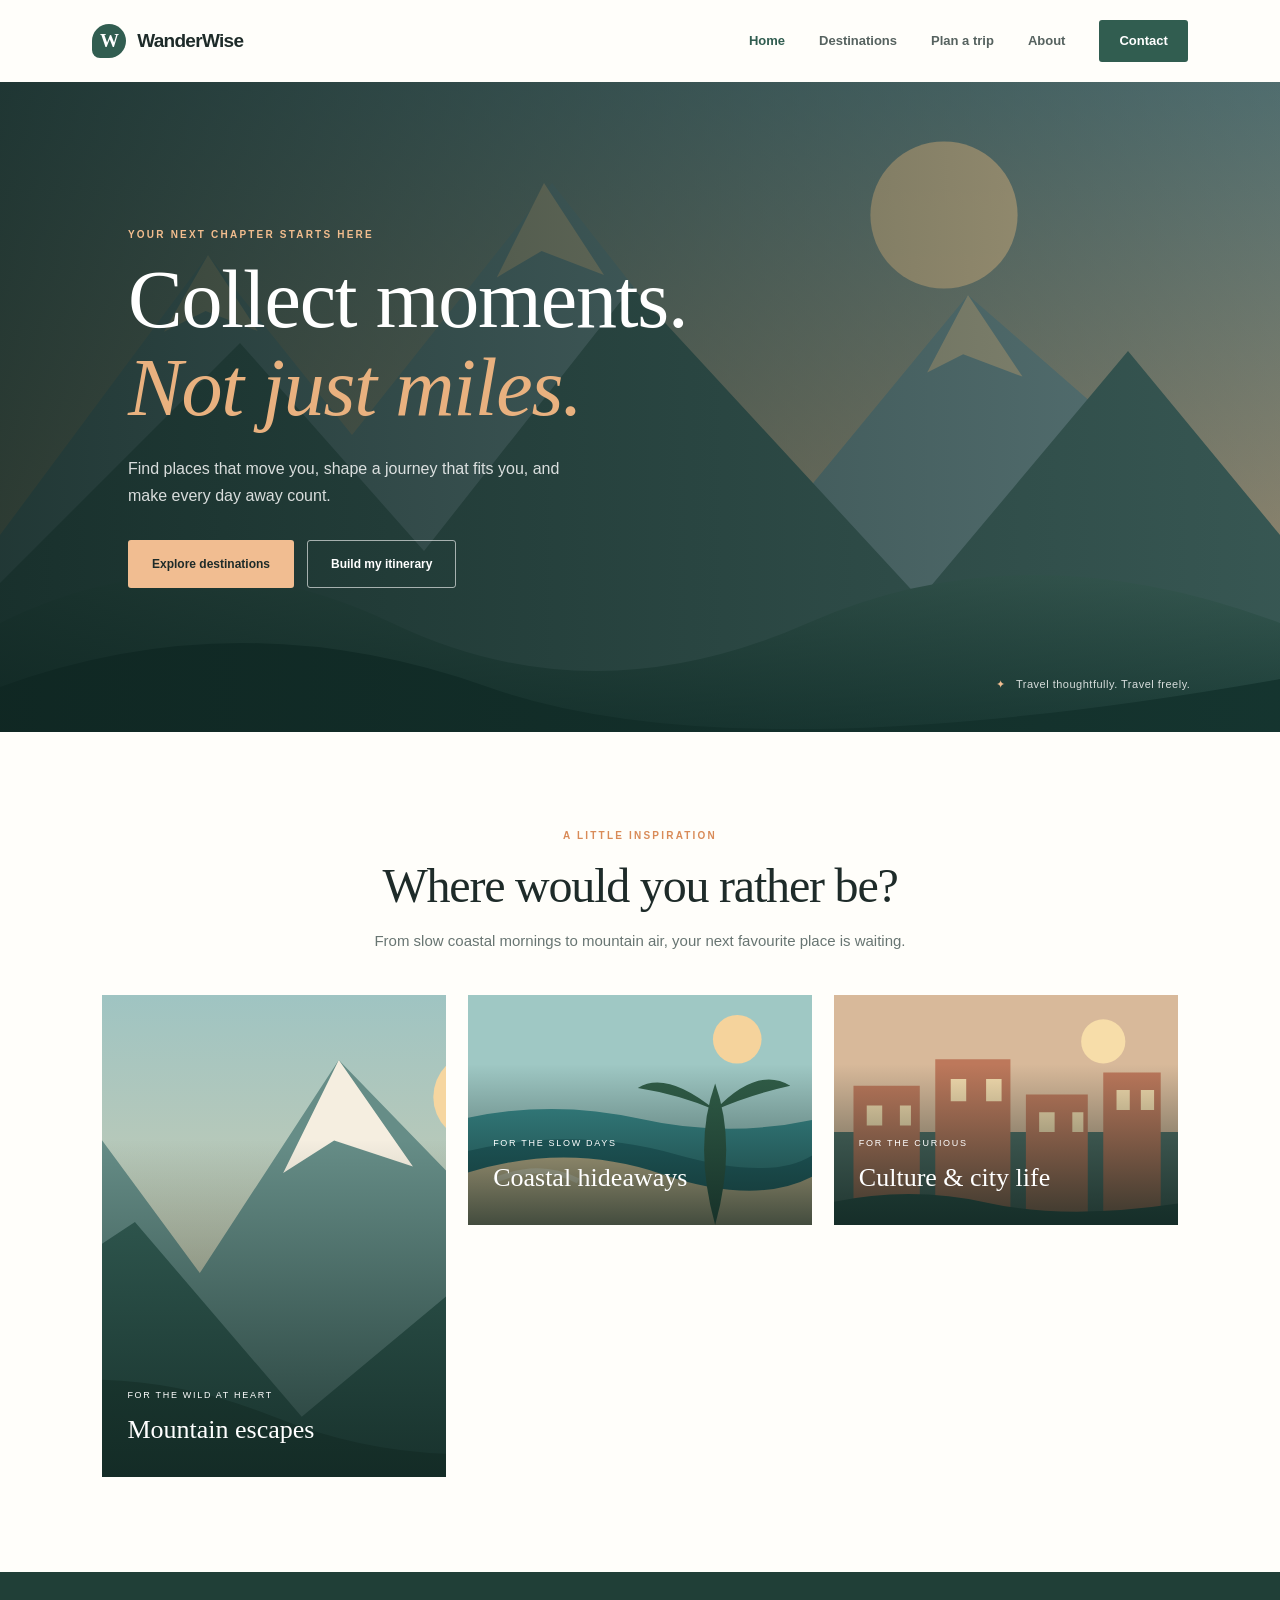
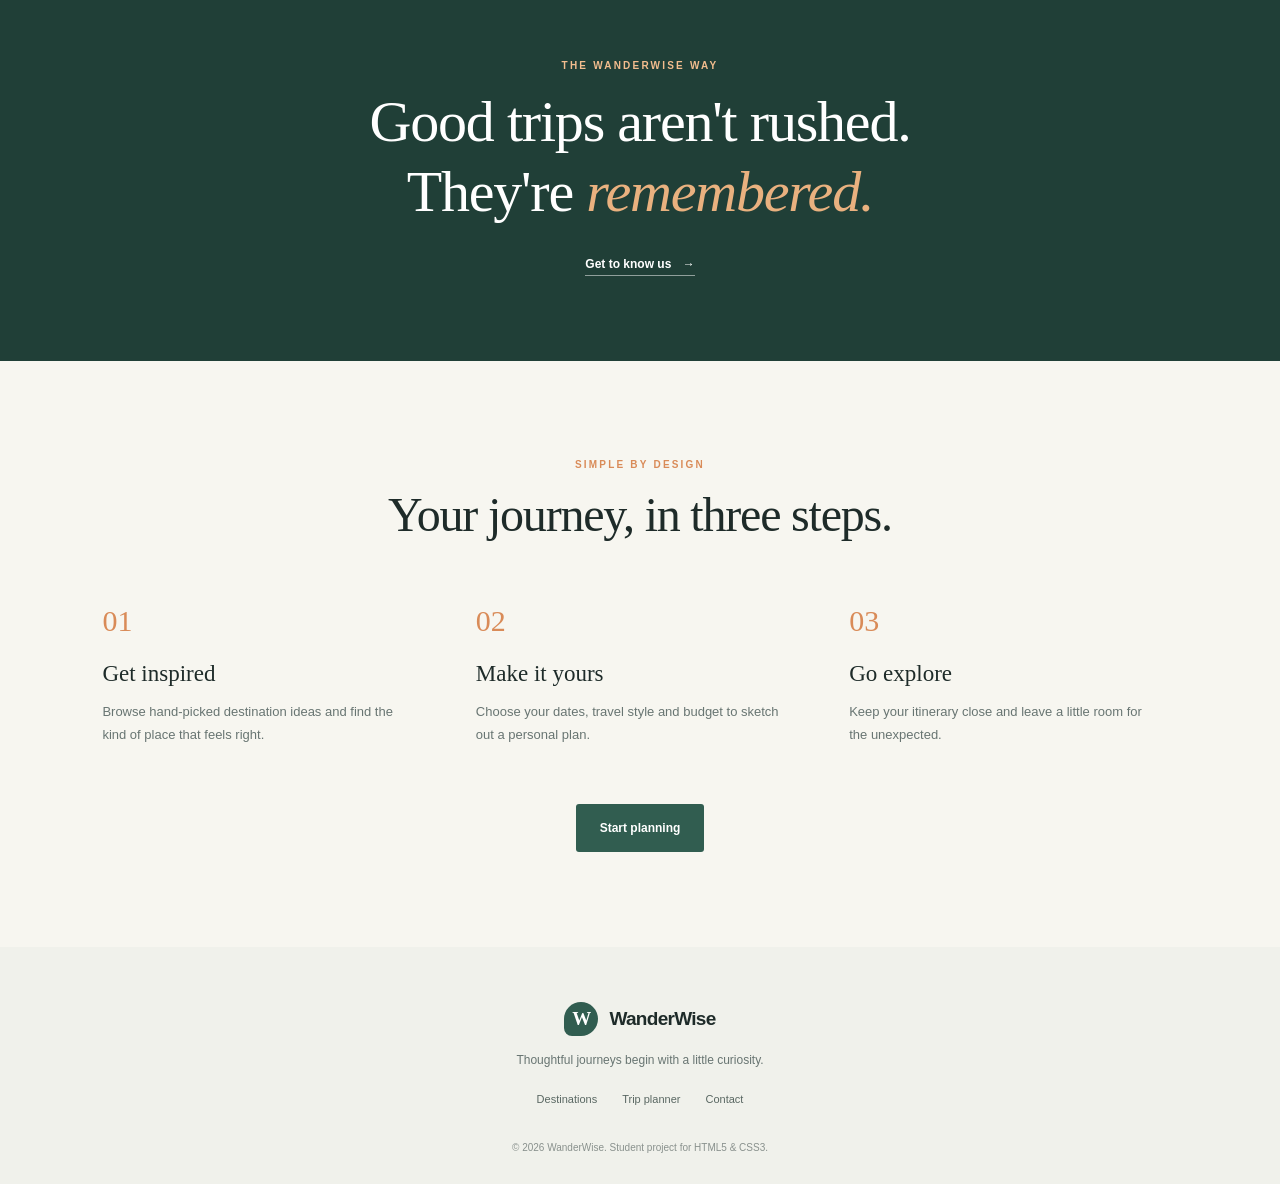
<file: index.html>
<!DOCTYPE html>
<html lang="en">
<head>
    <meta charset="UTF-8">
    <meta name="viewport" content="width=device-width, initial-scale=1.0">
    <meta name="description" content="WanderWise helps you discover destinations and plan memorable trips.">
    <title>WanderWise | Travel Planning Platform</title>
    <link rel="stylesheet" href="assets/css/style.css">
    <script src="assets/js/main.js" defer></script>
</head>
<body>
    <header class="site-header">
        <a class="brand" href="index.html"><span class="brand-mark">W</span> WanderWise</a>
        <button class="menu-toggle" aria-label="Open navigation" aria-expanded="false">☰</button>
        <nav class="main-nav">
            <a class="active" href="index.html">Home</a>
            <a href="destinations.html">Destinations</a>
            <a href="planner.html">Plan a trip</a>
            <a href="about.html">About</a>
            <a class="nav-cta" href="contact.html">Contact</a>
        </nav>
    </header>

    <main>
        <section class="hero">
            <div class="hero-content">
                <p class="eyebrow light">YOUR NEXT CHAPTER STARTS HERE</p>
                <h1>Collect moments.<br><em>Not just miles.</em></h1>
                <p class="hero-copy">Find places that move you, shape a journey that fits you, and make every day away count.</p>
                <div class="hero-actions">
                    <a class="button button-primary" href="destinations.html">Explore destinations</a>
                    <a class="button button-ghost" href="planner.html">Build my itinerary</a>
                </div>
            </div>
            <div class="hero-note"><span>✦</span> Travel thoughtfully. Travel freely.</div>
        </section>

        <section class="section intro-section">
            <div class="section-heading">
                <p class="eyebrow">A LITTLE INSPIRATION</p>
                <h2>Where would you rather be?</h2>
                <p>From slow coastal mornings to mountain air, your next favourite place is waiting.</p>
            </div>
            <div class="destination-grid featured-grid">
                <a class="destination-card large-card" href="destinations.html#mountains">
                    <img src="assets/images/mountains.svg" alt="Illustration of a mountain valley">
                    <span class="card-overlay"><small>FOR THE WILD AT HEART</small><strong>Mountain escapes</strong></span>
                </a>
                <a class="destination-card" href="destinations.html#coast">
                    <img src="assets/images/coast.svg" alt="Illustration of a tropical coast">
                    <span class="card-overlay"><small>FOR THE SLOW DAYS</small><strong>Coastal hideaways</strong></span>
                </a>
                <a class="destination-card" href="destinations.html#city">
                    <img src="assets/images/city.svg" alt="Illustration of a colourful city">
                    <span class="card-overlay"><small>FOR THE CURIOUS</small><strong>Culture & city life</strong></span>
                </a>
            </div>
        </section>

        <section class="quote-band">
            <p class="eyebrow light">THE WANDERWISE WAY</p>
            <h2>Good trips aren't rushed.<br>They're <em>remembered.</em></h2>
            <a class="text-link light-link" href="about.html">Get to know us <span>→</span></a>
        </section>

        <section class="section steps-section">
            <div class="section-heading">
                <p class="eyebrow">SIMPLE BY DESIGN</p>
                <h2>Your journey, in three steps.</h2>
            </div>
            <div class="steps-grid">
                <article class="step-card"><span class="step-number">01</span><h3>Get inspired</h3><p>Browse hand-picked destination ideas and find the kind of place that feels right.</p></article>
                <article class="step-card"><span class="step-number">02</span><h3>Make it yours</h3><p>Choose your dates, travel style and budget to sketch out a personal plan.</p></article>
                <article class="step-card"><span class="step-number">03</span><h3>Go explore</h3><p>Keep your itinerary close and leave a little room for the unexpected.</p></article>
            </div>
            <div class="center-action"><a class="button button-dark" href="planner.html">Start planning</a></div>
        </section>
    </main>

    <footer class="site-footer">
        <a class="brand footer-brand" href="index.html"><span class="brand-mark">W</span> WanderWise</a>
        <p>Thoughtful journeys begin with a little curiosity.</p>
        <div class="footer-links"><a href="destinations.html">Destinations</a><a href="planner.html">Trip planner</a><a href="contact.html">Contact</a></div>
        <small>© <span data-year></span> WanderWise. Student project for HTML5 & CSS3.</small>
    </footer>
</body>
</html>
</file>
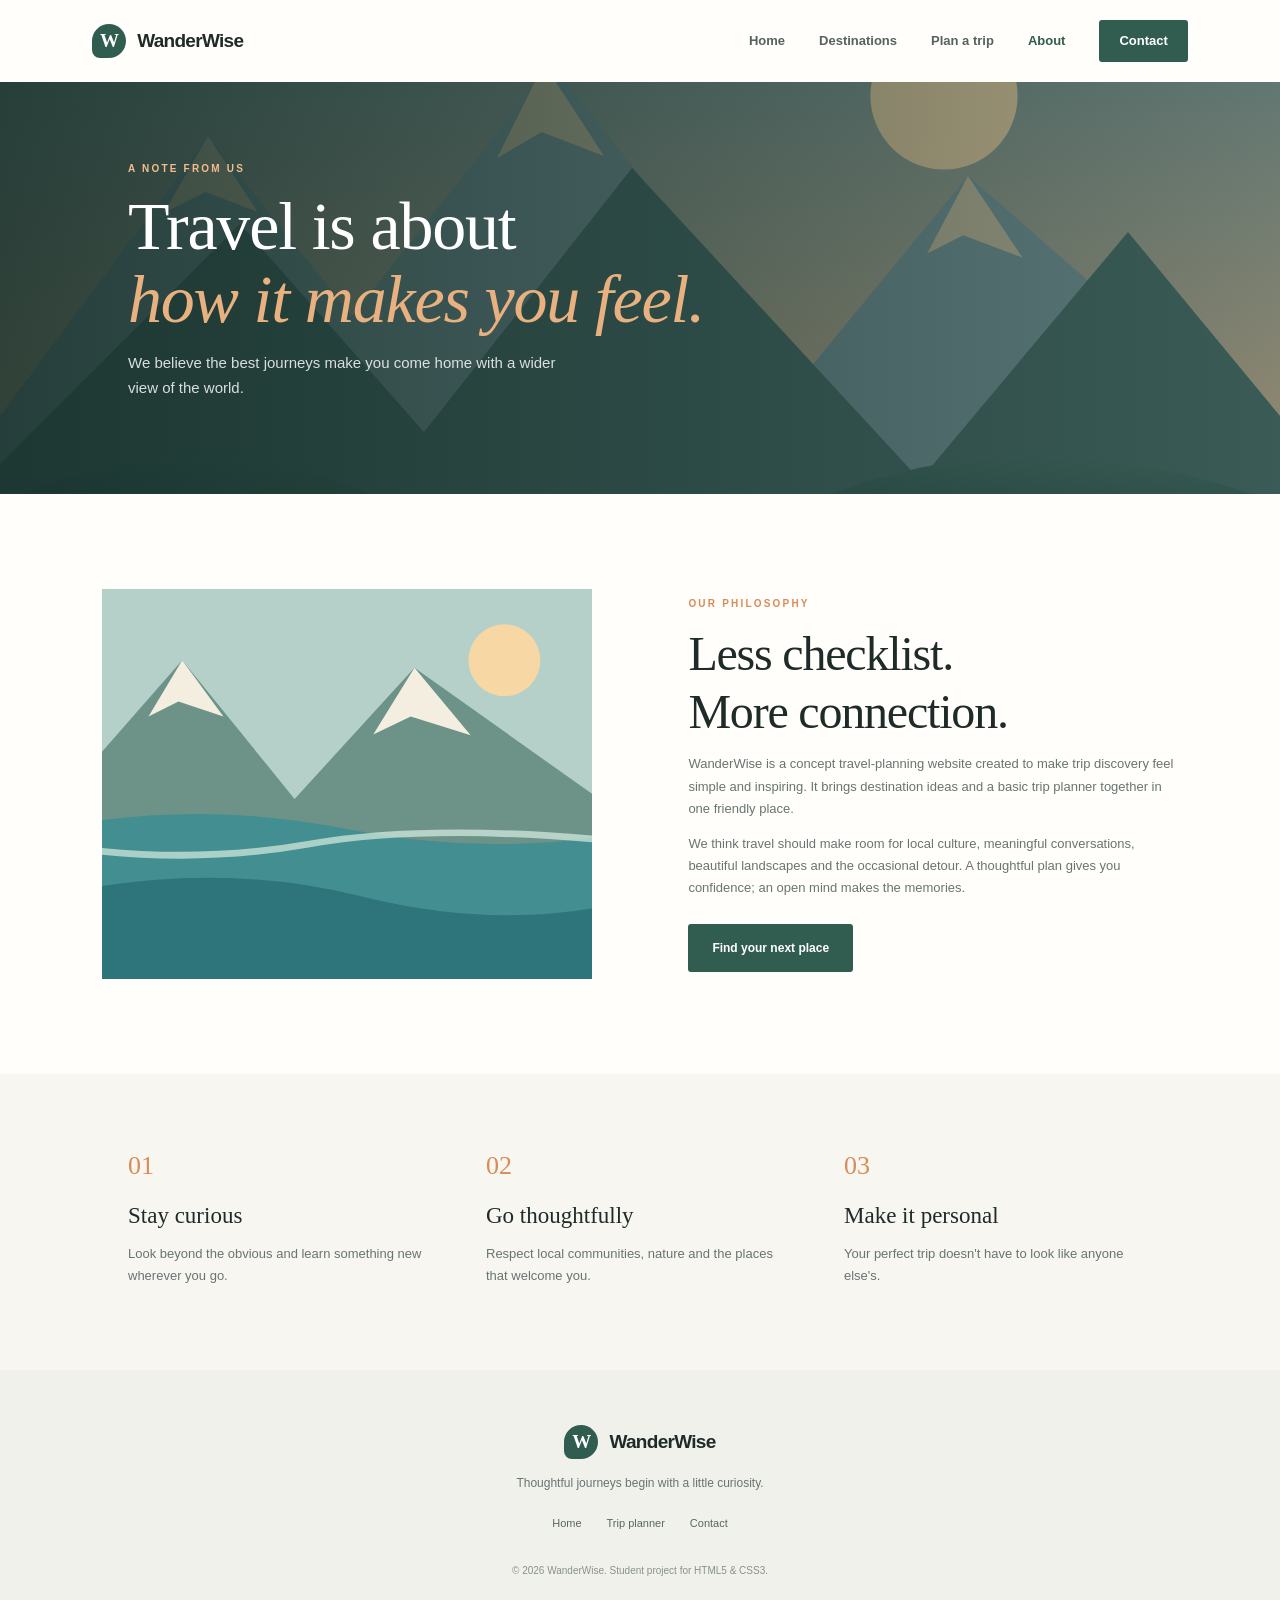
<file: about.html>
<!DOCTYPE html>
<html lang="en">
<head>
    <meta charset="UTF-8">
    <meta name="viewport" content="width=device-width, initial-scale=1.0">
    <title>About | WanderWise</title>
    <link rel="stylesheet" href="assets/css/style.css">
    <script src="assets/js/main.js" defer></script>
</head>
<body>
    <header class="site-header">
        <a class="brand" href="index.html"><span class="brand-mark">W</span> WanderWise</a>
        <button class="menu-toggle" aria-label="Open navigation" aria-expanded="false">☰</button>
        <nav class="main-nav">
            <a href="index.html">Home</a><a href="destinations.html">Destinations</a>
            <a href="planner.html">Plan a trip</a><a class="active" href="about.html">About</a><a class="nav-cta" href="contact.html">Contact</a>
        </nav>
    </header>

    <main>
        <section class="page-hero about-hero">
            <p class="eyebrow light">A NOTE FROM US</p>
            <h1>Travel is about<br><em>how it makes you feel.</em></h1>
            <p>We believe the best journeys make you come home with a wider view of the world.</p>
        </section>
        <section class="section about-content">
            <div class="about-image"><img src="assets/images/lake.svg" alt="Peaceful lake and mountain landscape"></div>
            <div class="about-copy"><p class="eyebrow">OUR PHILOSOPHY</p><h2>Less checklist.<br>More connection.</h2><p>WanderWise is a concept travel-planning website created to make trip discovery feel simple and inspiring. It brings destination ideas and a basic trip planner together in one friendly place.</p><p>We think travel should make room for local culture, meaningful conversations, beautiful landscapes and the occasional detour. A thoughtful plan gives you confidence; an open mind makes the memories.</p><a class="button button-dark" href="destinations.html">Find your next place</a></div>
        </section>
        <section class="values-band">
            <article><span>01</span><h3>Stay curious</h3><p>Look beyond the obvious and learn something new wherever you go.</p></article>
            <article><span>02</span><h3>Go thoughtfully</h3><p>Respect local communities, nature and the places that welcome you.</p></article>
            <article><span>03</span><h3>Make it personal</h3><p>Your perfect trip doesn't have to look like anyone else's.</p></article>
        </section>
    </main>
    <footer class="site-footer">
        <a class="brand footer-brand" href="index.html"><span class="brand-mark">W</span> WanderWise</a>
        <p>Thoughtful journeys begin with a little curiosity.</p>
        <div class="footer-links"><a href="index.html">Home</a><a href="planner.html">Trip planner</a><a href="contact.html">Contact</a></div>
        <small>© <span data-year></span> WanderWise. Student project for HTML5 & CSS3.</small>
    </footer>
</body>
</html>
</file>
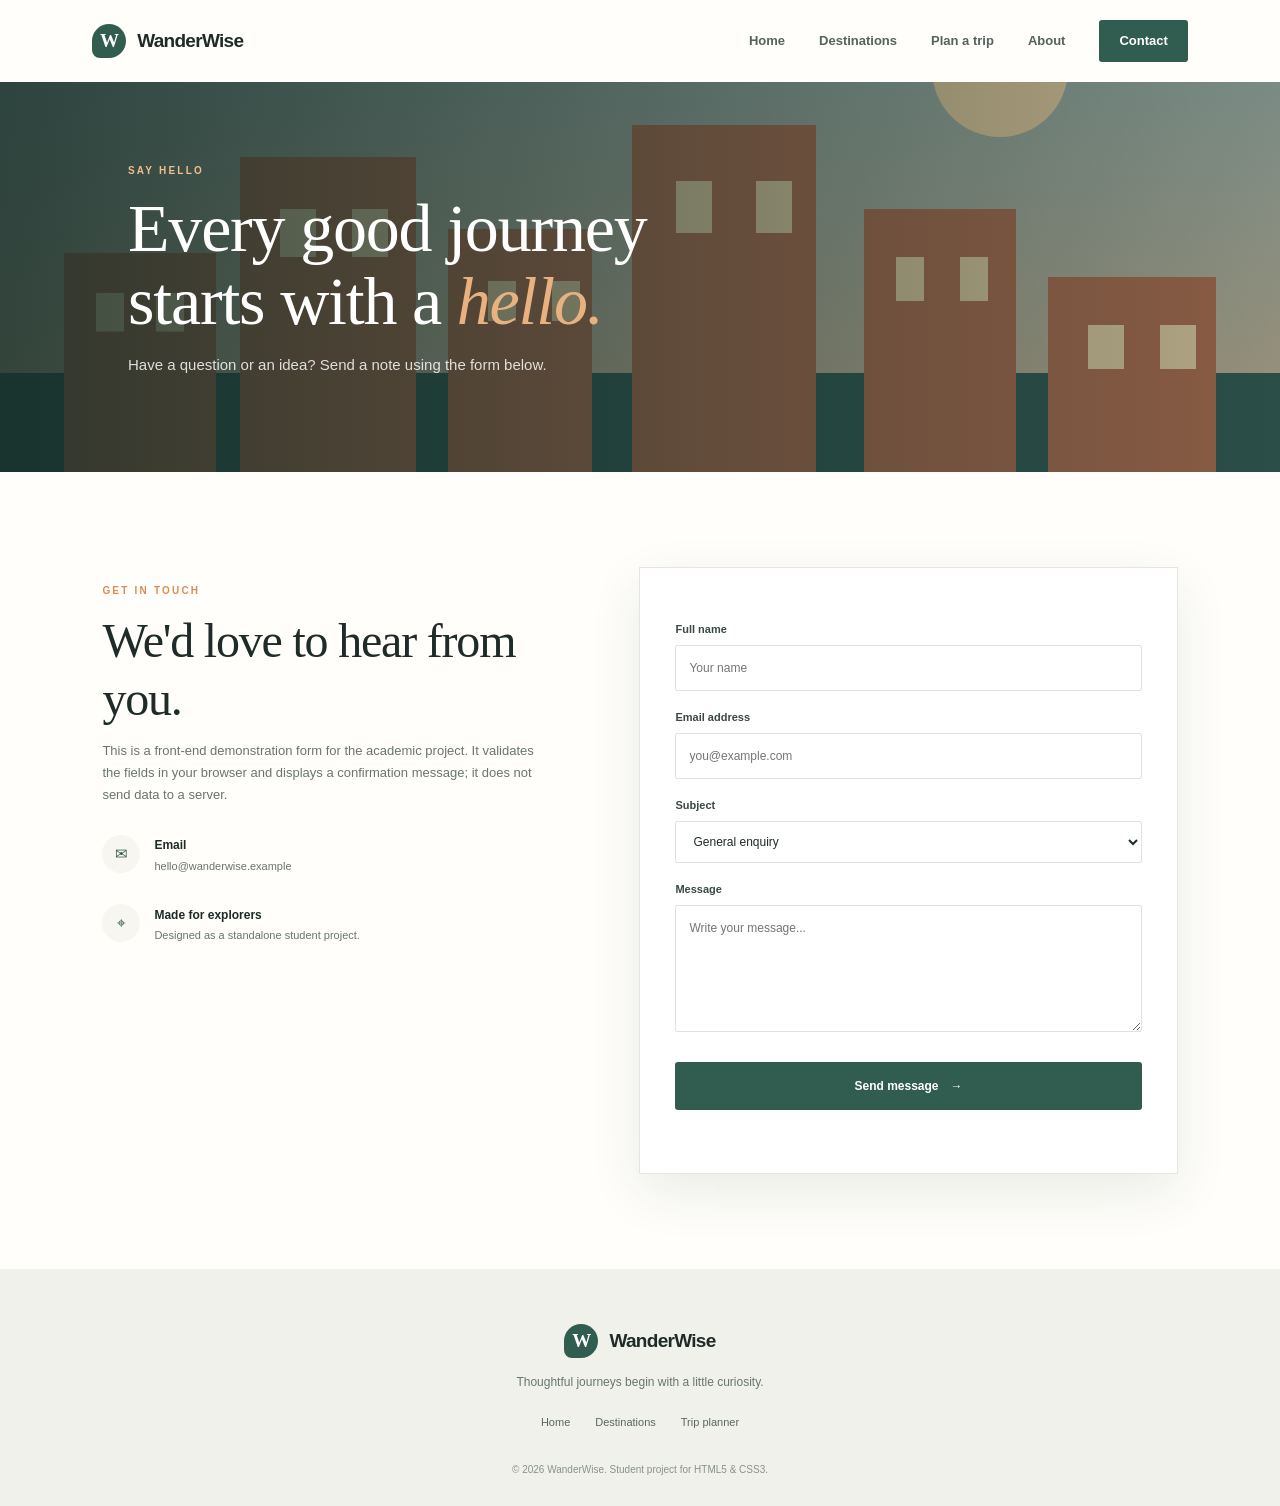
<file: contact.html>
<!DOCTYPE html>
<html lang="en">
<head>
    <meta charset="UTF-8">
    <meta name="viewport" content="width=device-width, initial-scale=1.0">
    <title>Contact | WanderWise</title>
    <link rel="stylesheet" href="assets/css/style.css">
    <script src="assets/js/main.js" defer></script>
</head>
<body>
    <header class="site-header">
        <a class="brand" href="index.html"><span class="brand-mark">W</span> WanderWise</a>
        <button class="menu-toggle" aria-label="Open navigation" aria-expanded="false">☰</button>
        <nav class="main-nav">
            <a href="index.html">Home</a><a href="destinations.html">Destinations</a>
            <a href="planner.html">Plan a trip</a><a href="about.html">About</a><a class="nav-cta active-cta" href="contact.html">Contact</a>
        </nav>
    </header>

    <main>
        <section class="page-hero contact-hero">
            <p class="eyebrow light">SAY HELLO</p>
            <h1>Every good journey<br>starts with a <em>hello.</em></h1>
            <p>Have a question or an idea? Send a note using the form below.</p>
        </section>
        <section class="section contact-layout">
            <div class="contact-copy"><p class="eyebrow">GET IN TOUCH</p><h2>We'd love to hear from you.</h2><p>This is a front-end demonstration form for the academic project. It validates the fields in your browser and displays a confirmation message; it does not send data to a server.</p><div class="contact-detail"><span>✉</span><div><strong>Email</strong><p>hello@wanderwise.example</p></div></div><div class="contact-detail"><span>⌖</span><div><strong>Made for explorers</strong><p>Designed as a standalone student project.</p></div></div></div>
            <form class="contact-form" id="contact-form">
                <label for="contact-name">Full name</label><input type="text" id="contact-name" required placeholder="Your name">
                <label for="contact-email">Email address</label><input type="email" id="contact-email" required placeholder="you@example.com">
                <label for="contact-subject">Subject</label><select id="contact-subject"><option>General enquiry</option><option>Destination suggestion</option><option>Feedback about the website</option></select>
                <label for="contact-message">Message</label><textarea id="contact-message" rows="5" required placeholder="Write your message..."></textarea>
                <button class="button button-dark full-button" type="submit">Send message <span>→</span></button>
                <p class="form-message" id="contact-message-status" role="status"></p>
            </form>
        </section>
    </main>
    <footer class="site-footer">
        <a class="brand footer-brand" href="index.html"><span class="brand-mark">W</span> WanderWise</a>
        <p>Thoughtful journeys begin with a little curiosity.</p>
        <div class="footer-links"><a href="index.html">Home</a><a href="destinations.html">Destinations</a><a href="planner.html">Trip planner</a></div>
        <small>© <span data-year></span> WanderWise. Student project for HTML5 & CSS3.</small>
    </footer>
</body>
</html>
</file>
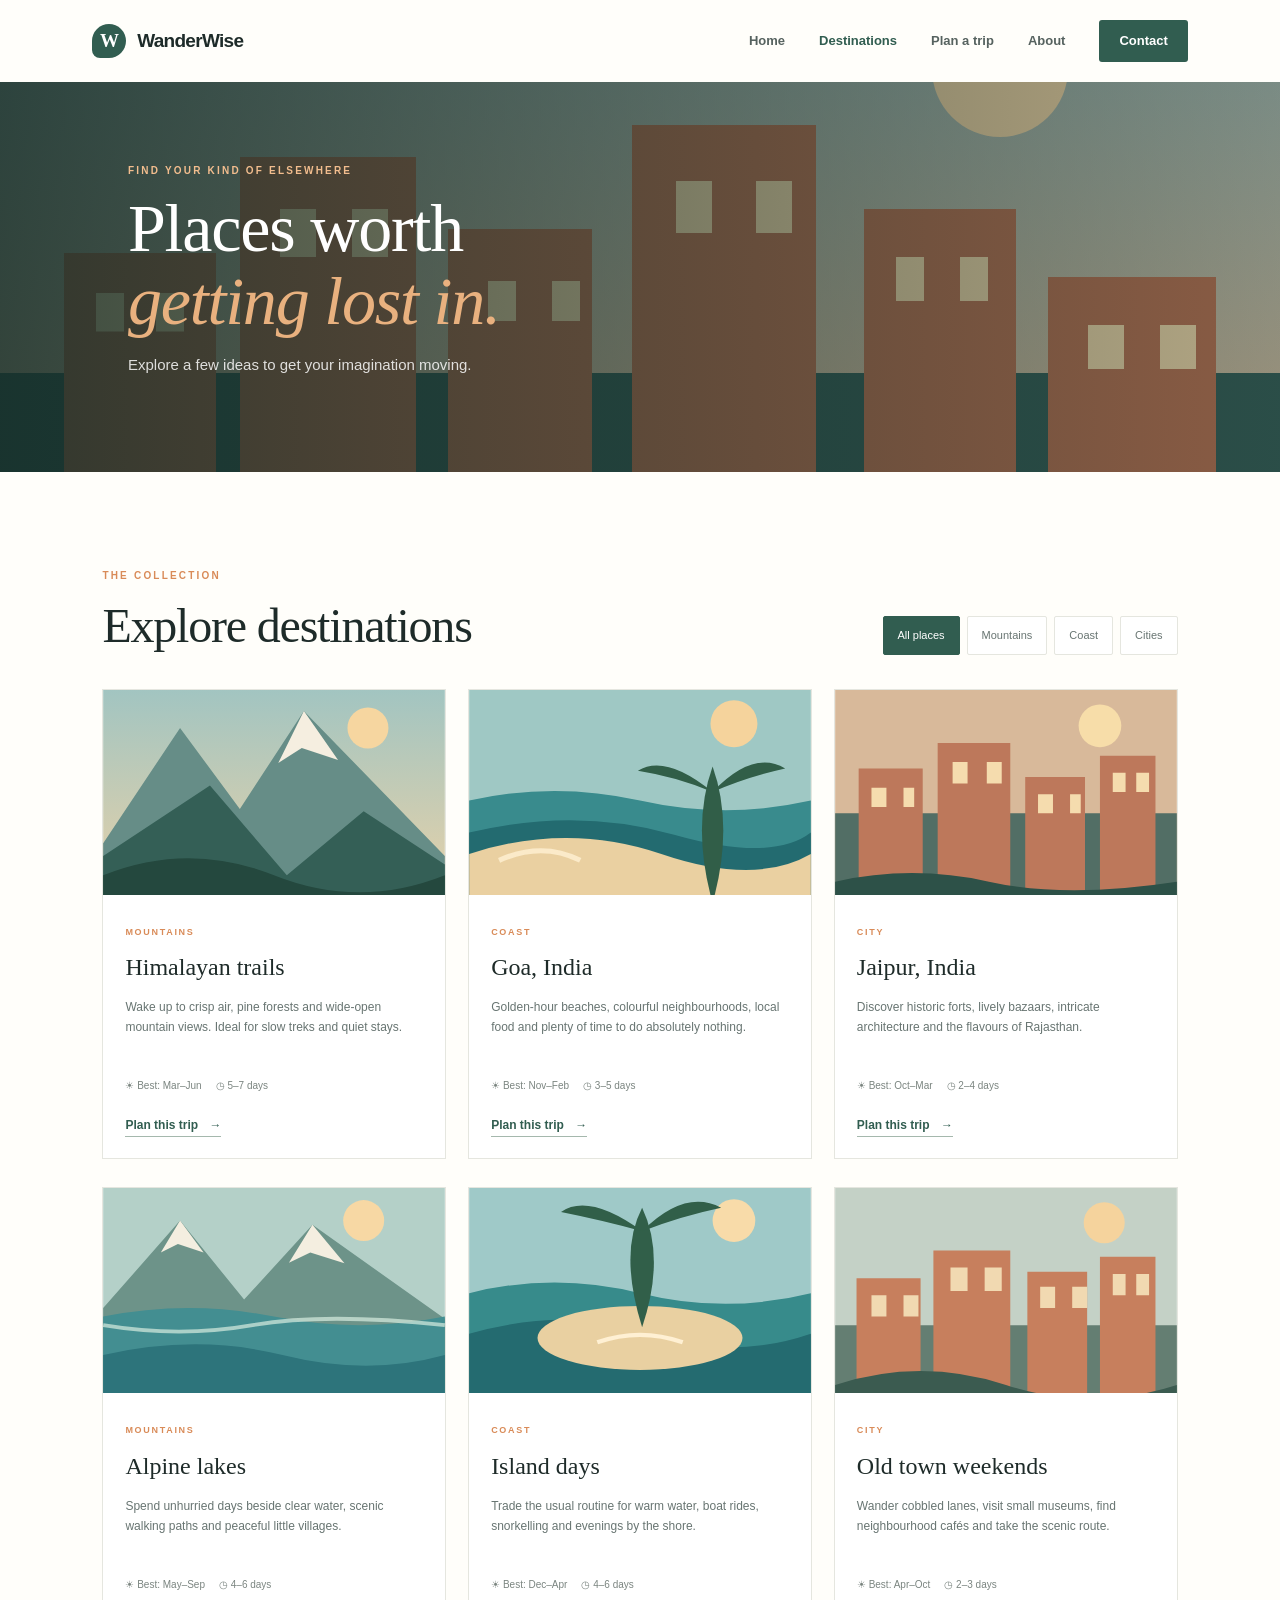
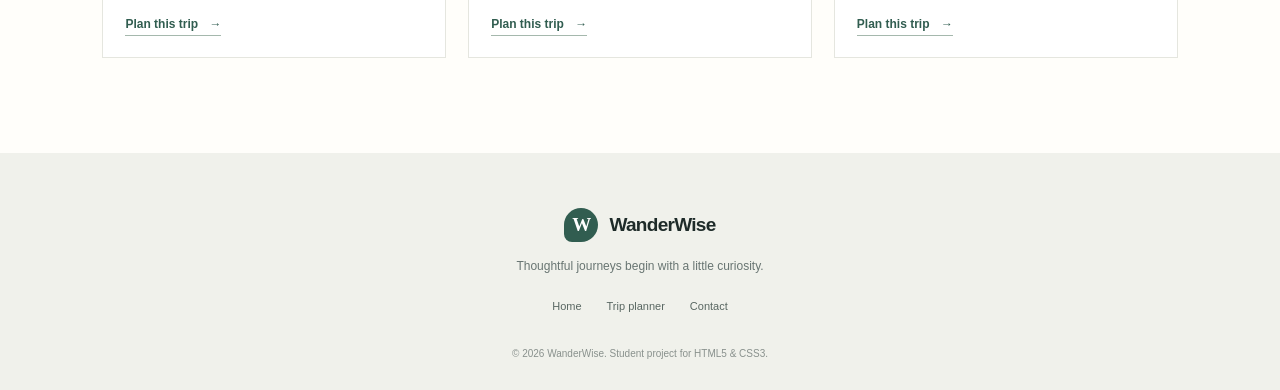
<file: destinations.html>
<!DOCTYPE html>
<html lang="en">
<head>
    <meta charset="UTF-8">
    <meta name="viewport" content="width=device-width, initial-scale=1.0">
    <title>Destinations | WanderWise</title>
    <link rel="stylesheet" href="assets/css/style.css">
    <script src="assets/js/main.js" defer></script>
</head>
<body>
    <header class="site-header">
        <a class="brand" href="index.html"><span class="brand-mark">W</span> WanderWise</a>
        <button class="menu-toggle" aria-label="Open navigation" aria-expanded="false">☰</button>
        <nav class="main-nav">
            <a href="index.html">Home</a><a class="active" href="destinations.html">Destinations</a>
            <a href="planner.html">Plan a trip</a><a href="about.html">About</a><a class="nav-cta" href="contact.html">Contact</a>
        </nav>
    </header>

    <main>
        <section class="page-hero destinations-hero">
            <p class="eyebrow light">FIND YOUR KIND OF ELSEWHERE</p>
            <h1>Places worth<br><em>getting lost in.</em></h1>
            <p>Explore a few ideas to get your imagination moving.</p>
        </section>

        <section class="section">
            <div class="filter-row">
                <div><p class="eyebrow">THE COLLECTION</p><h2>Explore destinations</h2></div>
                <div class="filter-controls" aria-label="Filter destinations">
                    <button class="filter-button active" data-filter="all">All places</button>
                    <button class="filter-button" data-filter="mountain">Mountains</button>
                    <button class="filter-button" data-filter="coast">Coast</button>
                    <button class="filter-button" data-filter="city">Cities</button>
                </div>
            </div>

            <div class="destination-grid destination-list">
                <article class="place-card" data-category="mountain" id="mountains">
                    <img src="assets/images/mountains.svg" alt="Mountain landscape illustration">
                    <div class="place-card-body"><span class="tag">MOUNTAINS</span><h3>Himalayan trails</h3><p>Wake up to crisp air, pine forests and wide-open mountain views. Ideal for slow treks and quiet stays.</p><div class="place-meta"><span>☀ Best: Mar–Jun</span><span>◷ 5–7 days</span></div><a class="text-link" href="planner.html?destination=Himalayan%20trails">Plan this trip <span>→</span></a></div>
                </article>
                <article class="place-card" data-category="coast" id="coast">
                    <img src="assets/images/coast.svg" alt="Tropical beach illustration">
                    <div class="place-card-body"><span class="tag">COAST</span><h3>Goa, India</h3><p>Golden-hour beaches, colourful neighbourhoods, local food and plenty of time to do absolutely nothing.</p><div class="place-meta"><span>☀ Best: Nov–Feb</span><span>◷ 3–5 days</span></div><a class="text-link" href="planner.html?destination=Goa">Plan this trip <span>→</span></a></div>
                </article>
                <article class="place-card" data-category="city" id="city">
                    <img src="assets/images/city.svg" alt="Colourful city skyline illustration">
                    <div class="place-card-body"><span class="tag">CITY</span><h3>Jaipur, India</h3><p>Discover historic forts, lively bazaars, intricate architecture and the flavours of Rajasthan.</p><div class="place-meta"><span>☀ Best: Oct–Mar</span><span>◷ 2–4 days</span></div><a class="text-link" href="planner.html?destination=Jaipur">Plan this trip <span>→</span></a></div>
                </article>
                <article class="place-card" data-category="mountain">
                    <img src="assets/images/lake.svg" alt="Illustration of a lake surrounded by hills">
                    <div class="place-card-body"><span class="tag">MOUNTAINS</span><h3>Alpine lakes</h3><p>Spend unhurried days beside clear water, scenic walking paths and peaceful little villages.</p><div class="place-meta"><span>☀ Best: May–Sep</span><span>◷ 4–6 days</span></div><a class="text-link" href="planner.html?destination=Alpine%20lakes">Plan this trip <span>→</span></a></div>
                </article>
                <article class="place-card" data-category="coast">
                    <img src="assets/images/island.svg" alt="Illustration of a small tropical island">
                    <div class="place-card-body"><span class="tag">COAST</span><h3>Island days</h3><p>Trade the usual routine for warm water, boat rides, snorkelling and evenings by the shore.</p><div class="place-meta"><span>☀ Best: Dec–Apr</span><span>◷ 4–6 days</span></div><a class="text-link" href="planner.html?destination=Island%20days">Plan this trip <span>→</span></a></div>
                </article>
                <article class="place-card" data-category="city">
                    <img src="assets/images/oldtown.svg" alt="Illustration of an old European town">
                    <div class="place-card-body"><span class="tag">CITY</span><h3>Old town weekends</h3><p>Wander cobbled lanes, visit small museums, find neighbourhood cafés and take the scenic route.</p><div class="place-meta"><span>☀ Best: Apr–Oct</span><span>◷ 2–3 days</span></div><a class="text-link" href="planner.html?destination=Old%20town%20weekends">Plan this trip <span>→</span></a></div>
                </article>
            </div>
            <p class="empty-state" hidden>No destinations match this filter.</p>
        </section>
    </main>

    <footer class="site-footer">
        <a class="brand footer-brand" href="index.html"><span class="brand-mark">W</span> WanderWise</a>
        <p>Thoughtful journeys begin with a little curiosity.</p>
        <div class="footer-links"><a href="index.html">Home</a><a href="planner.html">Trip planner</a><a href="contact.html">Contact</a></div>
        <small>© <span data-year></span> WanderWise. Student project for HTML5 & CSS3.</small>
    </footer>
</body>
</html>
</file>
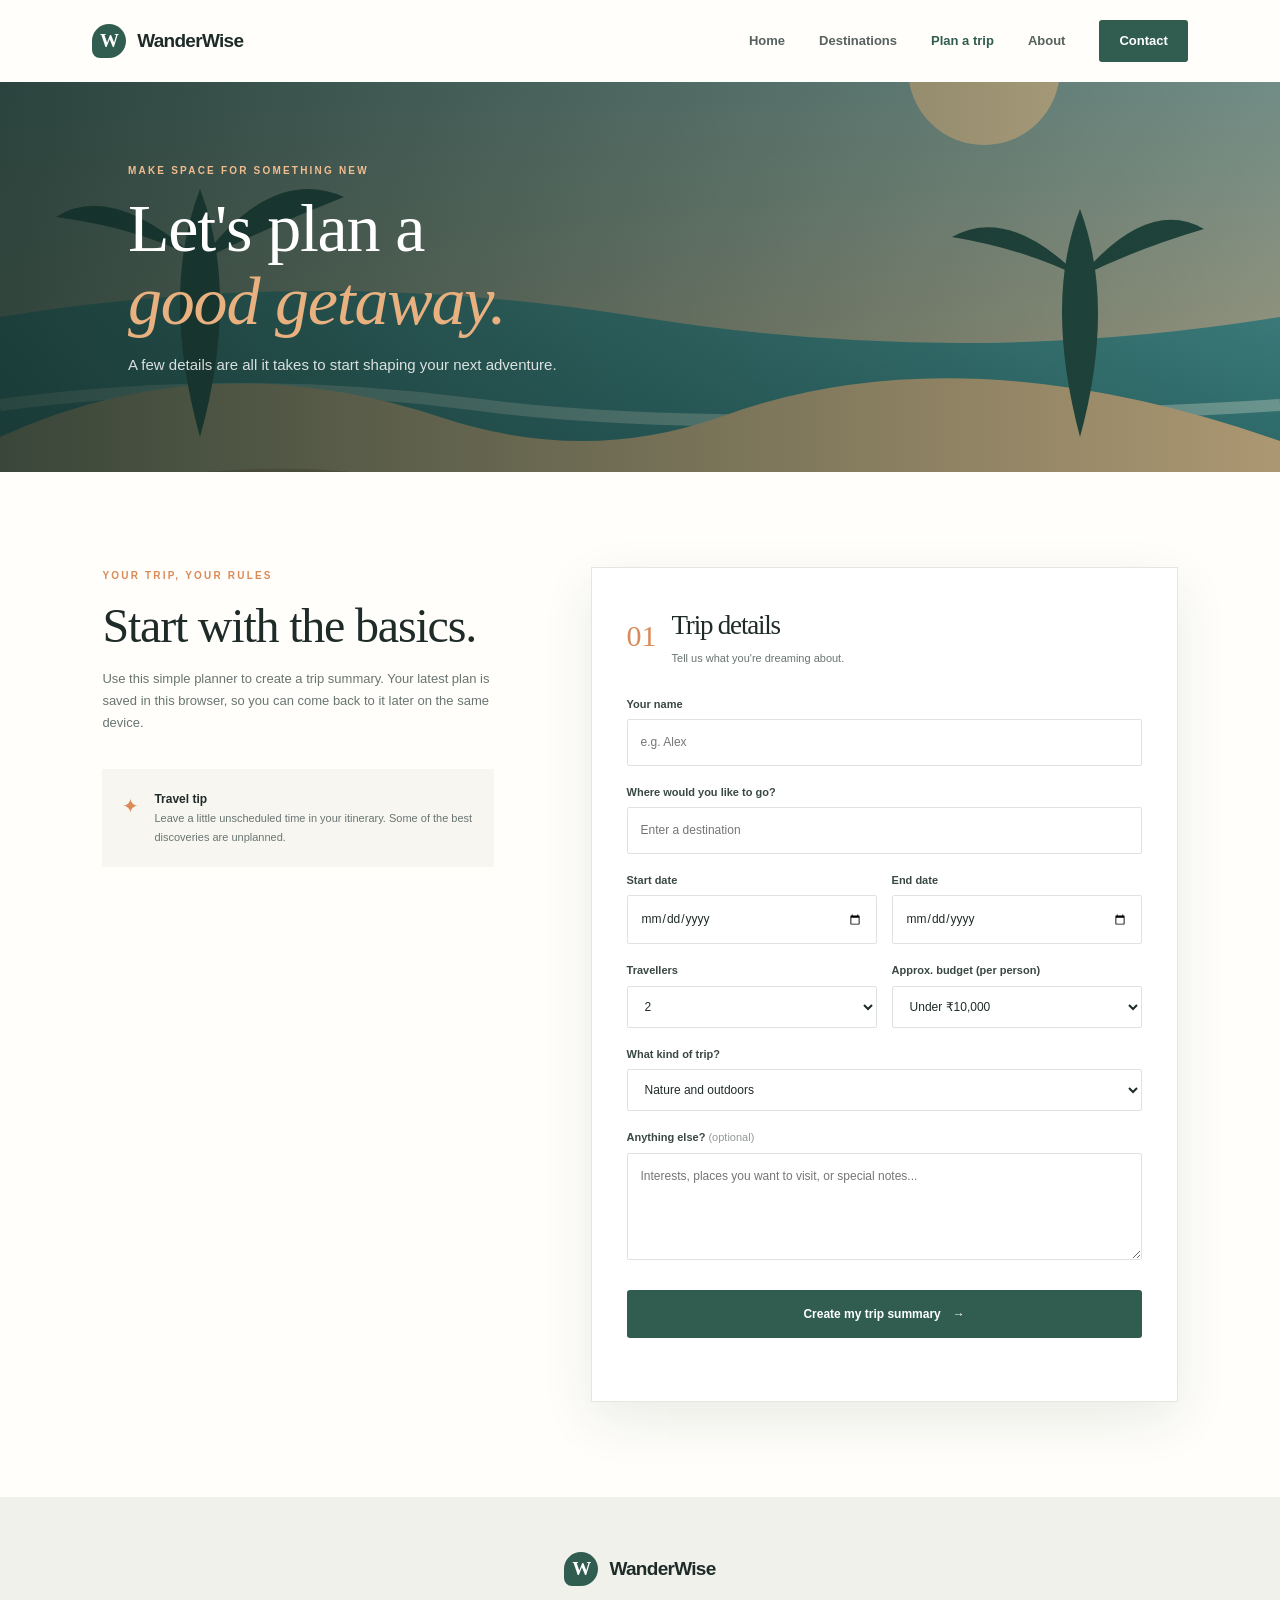
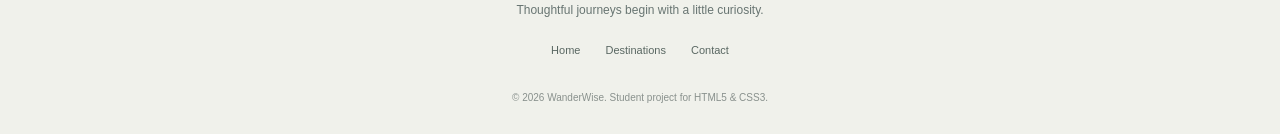
<file: planner.html>
<!DOCTYPE html>
<html lang="en">
<head>
    <meta charset="UTF-8">
    <meta name="viewport" content="width=device-width, initial-scale=1.0">
    <title>Plan a Trip | WanderWise</title>
    <link rel="stylesheet" href="assets/css/style.css">
    <script src="assets/js/main.js" defer></script>
</head>
<body>
    <header class="site-header">
        <a class="brand" href="index.html"><span class="brand-mark">W</span> WanderWise</a>
        <button class="menu-toggle" aria-label="Open navigation" aria-expanded="false">☰</button>
        <nav class="main-nav">
            <a href="index.html">Home</a><a href="destinations.html">Destinations</a>
            <a class="active" href="planner.html">Plan a trip</a><a href="about.html">About</a><a class="nav-cta" href="contact.html">Contact</a>
        </nav>
    </header>

    <main>
        <section class="page-hero planner-hero">
            <p class="eyebrow light">MAKE SPACE FOR SOMETHING NEW</p>
            <h1>Let's plan a<br><em>good getaway.</em></h1>
            <p>A few details are all it takes to start shaping your next adventure.</p>
        </section>

        <section class="section planner-layout">
            <div class="planner-intro">
                <p class="eyebrow">YOUR TRIP, YOUR RULES</p>
                <h2>Start with the basics.</h2>
                <p>Use this simple planner to create a trip summary. Your latest plan is saved in this browser, so you can come back to it later on the same device.</p>
                <div class="planner-tip"><span>✦</span><p><strong>Travel tip</strong><br>Leave a little unscheduled time in your itinerary. Some of the best discoveries are unplanned.</p></div>
            </div>

            <form class="planner-form" id="trip-form">
                <div class="form-heading"><span class="step-number">01</span><div><h2>Trip details</h2><p>Tell us what you're dreaming about.</p></div></div>
                <label for="traveller-name">Your name</label>
                <input type="text" id="traveller-name" name="name" placeholder="e.g. Alex" required>

                <label for="destination">Where would you like to go?</label>
                <input type="text" id="destination" name="destination" placeholder="Enter a destination" required>

                <div class="form-two-columns">
                    <div><label for="start-date">Start date</label><input type="date" id="start-date" name="startDate" required></div>
                    <div><label for="end-date">End date</label><input type="date" id="end-date" name="endDate" required></div>
                </div>

                <div class="form-two-columns">
                    <div><label for="travellers">Travellers</label><select id="travellers" name="travellers"><option>1</option><option selected>2</option><option>3</option><option>4</option><option>5</option><option>6+</option></select></div>
                    <div><label for="budget">Approx. budget (per person)</label><select id="budget" name="budget"><option>Under ₹10,000</option><option>₹10,000 – ₹25,000</option><option>₹25,000 – ₹50,000</option><option>₹50,000 – ₹1,00,000</option><option>Above ₹1,00,000</option></select></div>
                </div>

                <label for="travel-style">What kind of trip?</label>
                <select id="travel-style" name="style"><option>Nature and outdoors</option><option>Food and culture</option><option>Relaxation</option><option>Adventure</option><option>A little bit of everything</option></select>

                <label for="notes">Anything else? <span class="optional">(optional)</span></label>
                <textarea id="notes" name="notes" rows="4" placeholder="Interests, places you want to visit, or special notes..."></textarea>

                <button class="button button-dark full-button" type="submit">Create my trip summary <span>→</span></button>
                <p class="form-message" id="planner-message" role="status"></p>
            </form>
        </section>

        <section class="section saved-section" id="saved-section" hidden>
            <div class="section-heading left-heading"><p class="eyebrow">YOUR TRAVEL NOTES</p><h2>Latest trip plan</h2></div>
            <article class="saved-trip" id="saved-trip"></article>
            <button class="button button-outline" id="clear-trip" type="button">Clear saved plan</button>
        </section>
    </main>

    <footer class="site-footer">
        <a class="brand footer-brand" href="index.html"><span class="brand-mark">W</span> WanderWise</a>
        <p>Thoughtful journeys begin with a little curiosity.</p>
        <div class="footer-links"><a href="index.html">Home</a><a href="destinations.html">Destinations</a><a href="contact.html">Contact</a></div>
        <small>© <span data-year></span> WanderWise. Student project for HTML5 & CSS3.</small>
    </footer>
</body>
</html>
</file>
<file: assets/css/style.css>
/* ---------------------------------------------------------
   WanderWise | Main stylesheet
   Responsive HTML5 and CSS3 travel-planning project
   --------------------------------------------------------- */

:root {
    --ink: #1e2b29;
    --muted: #687572;
    --cream: #f7f6f0;
    --paper: #fffefa;
    --green: #315d50;
    --green-dark: #203f37;
    --orange: #d98b58;
    --line: #e5e6df;
    --serif: 'Playfair Display', Georgia, serif;
    --sans: 'DM Sans', Arial, sans-serif;
    --shadow: 0 18px 50px rgba(25, 48, 42, 0.09);
}

* { box-sizing: border-box; }
html { scroll-behavior: smooth; }
body {
    margin: 0;
    color: var(--ink);
    background: var(--paper);
    font-family: var(--sans);
    font-size: 15px;
    line-height: 1.7;
}
a { color: inherit; text-decoration: none; }
img { display: block; max-width: 100%; }
button, input, select, textarea { font: inherit; }
button, a { -webkit-tap-highlight-color: transparent; }

.site-header {
    height: 82px;
    padding: 0 7.2%;
    display: flex;
    align-items: center;
    justify-content: space-between;
    background: var(--paper);
    position: relative;
    z-index: 10;
}
.brand { display: inline-flex; align-items: center; gap: 11px; font-weight: 700; font-size: 19px; letter-spacing: -0.7px; }
.brand-mark {
    width: 34px; height: 34px; display: grid; place-items: center;
    color: white; background: var(--green); border-radius: 50% 50% 50% 8px;
    font-family: var(--serif); font-size: 19px;
}
.main-nav { display: flex; align-items: center; gap: 34px; }
.main-nav a { color: #56625f; font-size: 13px; font-weight: 600; transition: color .2s ease; }
.main-nav a:hover, .main-nav a.active { color: var(--green); }
.main-nav .nav-cta { color: white; background: var(--green); padding: 10px 20px; border-radius: 3px; }
.main-nav .nav-cta:hover { color: white; background: var(--green-dark); }
.menu-toggle { display: none; border: 0; background: transparent; font-size: 25px; color: var(--ink); cursor: pointer; }

.hero {
    min-height: 650px;
    position: relative;
    display: flex;
    align-items: center;
    padding: 70px 10%;
    color: white;
    background: linear-gradient(90deg, rgba(14, 35, 31, .82), rgba(14, 35, 31, .30)), url('../images/hero-landscape.svg') center/cover no-repeat;
}
.hero-content { max-width: 610px; }
.eyebrow { color: var(--orange); font-size: 10px; font-weight: 700; letter-spacing: 2.2px; margin: 0 0 13px; }
.eyebrow.light { color: #f2bd8e; }
h1, h2, h3, p { margin-top: 0; }
h1, h2 { font-family: var(--serif); font-weight: 500; letter-spacing: -1.2px; }
.hero h1, .page-hero h1 { font-size: clamp(48px, 6.5vw, 82px); line-height: 1.08; margin-bottom: 22px; }
h1 em, h2 em { color: #e9b17f; font-weight: 500; }
.hero-copy { max-width: 450px; color: rgba(255,255,255,.83); font-size: 16px; margin-bottom: 31px; }
.hero-actions { display: flex; flex-wrap: wrap; gap: 13px; }
.button { display: inline-flex; align-items: center; justify-content: center; gap: 12px; padding: 13px 23px; border: 1px solid transparent; border-radius: 3px; font-size: 12px; font-weight: 700; cursor: pointer; transition: .2s ease; }
.button-primary { color: var(--ink); background: #f1bd91; }
.button-primary:hover { background: white; transform: translateY(-2px); }
.button-ghost { color: white; border-color: rgba(255,255,255,.6); background: transparent; }
.button-ghost:hover { background: rgba(255,255,255,.13); }
.button-dark { color: white; background: var(--green); }
.button-dark:hover { background: var(--green-dark); transform: translateY(-2px); }
.button-outline { color: var(--green); background: transparent; border-color: var(--green); }
.button-outline:hover { color: white; background: var(--green); }
.hero-note { position: absolute; right: 7%; bottom: 38px; color: rgba(255,255,255,.82); font-size: 11px; letter-spacing: .5px; }
.hero-note span { color: #f1bd91; margin-right: 7px; }

.section { padding: 95px 8%; }
.section-heading { max-width: 650px; margin: 0 auto 42px; text-align: center; }
.section-heading h2, .filter-row h2, .planner-intro h2, .about-copy h2, .contact-copy h2 { font-size: clamp(34px, 4vw, 48px); line-height: 1.2; margin-bottom: 13px; }
.section-heading > p:last-child { color: var(--muted); }
.destination-grid { display: grid; grid-template-columns: repeat(3, 1fr); gap: 22px; }
.featured-grid { grid-template-rows: 230px 230px; }
.destination-card { min-height: 230px; position: relative; overflow: hidden; background: #d7e1d9; }
.destination-card.large-card { grid-row: span 2; }
.destination-card img { width: 100%; height: 100%; object-fit: cover; transition: transform .6s ease; }
.destination-card:hover img { transform: scale(1.05); }
.card-overlay { position: absolute; inset: 0; padding: 25px; display: flex; flex-direction: column; justify-content: flex-end; color: white; background: linear-gradient(0deg, rgba(15,35,31,.76), transparent 70%); }
.card-overlay small { font-size: 9px; letter-spacing: 1.7px; margin-bottom: 5px; }
.card-overlay strong { font-family: var(--serif); font-size: 26px; font-weight: 500; }
.quote-band { padding: 85px 20px; text-align: center; color: white; background: var(--green-dark); }
.quote-band h2 { font-size: clamp(37px, 5vw, 58px); line-height: 1.2; margin-bottom: 24px; }
.text-link { color: var(--green); font-size: 12px; font-weight: 700; border-bottom: 1px solid #a5b8ad; padding-bottom: 4px; }
.text-link span { margin-left: 8px; }
.light-link { color: white; border-color: rgba(255,255,255,.5); }
.steps-section { background: var(--cream); }
.steps-grid { display: grid; grid-template-columns: repeat(3, 1fr); gap: 45px; }
.step-card { padding: 10px 20px 10px 0; }
.step-number { color: var(--orange); font-family: var(--serif); font-size: 30px; }
.step-card h3, .values-band h3 { font-family: var(--serif); font-size: 23px; font-weight: 500; margin: 8px 0; }
.step-card p, .values-band p { color: var(--muted); font-size: 13px; }
.center-action { text-align: center; margin-top: 35px; }

.site-footer { padding: 55px 8% 25px; text-align: center; background: #f0f1eb; }
.footer-brand { justify-content: center; }
.site-footer > p { color: var(--muted); font-size: 12px; margin: 14px 0 20px; }
.footer-links { display: flex; justify-content: center; gap: 25px; margin-bottom: 24px; }
.footer-links a { font-size: 11px; color: #596762; }
.site-footer small { color: #89918d; font-size: 10px; }

.page-hero { min-height: 390px; padding: 78px 10%; display: flex; flex-direction: column; align-items: flex-start; justify-content: center; color: white; background-position: center; background-size: cover; }
.page-hero h1 { font-size: clamp(45px, 5.5vw, 68px); margin-bottom: 13px; }
.page-hero > p:last-child { max-width: 450px; color: rgba(255,255,255,.83); }
.destinations-hero { background-image: linear-gradient(90deg, rgba(19,43,38,.82), rgba(19,43,38,.28)), url('../images/hero-city.svg'); }
.planner-hero { background-image: linear-gradient(90deg, rgba(19,43,38,.82), rgba(19,43,38,.28)), url('../images/hero-coast.svg'); }
.about-hero { background-image: linear-gradient(90deg, rgba(19,43,38,.82), rgba(19,43,38,.28)), url('../images/hero-landscape.svg'); }
.contact-hero { background-image: linear-gradient(90deg, rgba(19,43,38,.82), rgba(19,43,38,.28)), url('../images/hero-city.svg'); }

.filter-row { display: flex; justify-content: space-between; align-items: flex-end; gap: 25px; margin-bottom: 34px; }
.filter-row h2 { margin-bottom: 0; }
.filter-controls { display: flex; flex-wrap: wrap; gap: 7px; }
.filter-button { border: 1px solid var(--line); padding: 9px 14px; color: var(--muted); background: white; border-radius: 2px; font-size: 11px; cursor: pointer; }
.filter-button.active, .filter-button:hover { border-color: var(--green); color: white; background: var(--green); }
.destination-list { row-gap: 28px; }
.place-card { overflow: hidden; border: 1px solid var(--line); background: white; transition: transform .2s ease, box-shadow .2s ease; }
.place-card:hover { transform: translateY(-4px); box-shadow: var(--shadow); }
.place-card > img { width: 100%; height: 205px; object-fit: cover; }
.place-card-body { padding: 22px; }
.tag { color: var(--orange); font-size: 9px; font-weight: 700; letter-spacing: 1.7px; }
.place-card h3 { font-family: var(--serif); font-size: 24px; font-weight: 500; margin: 5px 0 9px; }
.place-card p { min-height: 68px; color: var(--muted); font-size: 12px; }
.place-meta { display: flex; flex-wrap: wrap; gap: 14px; color: #7b8580; font-size: 10px; margin-bottom: 17px; }
.empty-state { color: var(--muted); text-align: center; padding: 25px; }

.planner-layout, .contact-layout { display: grid; grid-template-columns: .8fr 1.2fr; gap: 9%; align-items: start; }
.planner-intro { position: sticky; top: 35px; }
.planner-intro > p:not(.eyebrow), .contact-copy > p:not(.eyebrow) { color: var(--muted); font-size: 13px; }
.planner-tip { display: flex; gap: 15px; margin-top: 35px; padding: 20px; background: var(--cream); }
.planner-tip > span { color: var(--orange); font-size: 20px; }
.planner-tip p { color: var(--muted); font-size: 11px; margin: 0; }
.planner-tip strong { color: var(--ink); font-size: 12px; }
.planner-form, .contact-form { padding: 35px; border: 1px solid var(--line); background: white; box-shadow: var(--shadow); }
.form-heading { display: flex; gap: 15px; align-items: center; margin-bottom: 27px; }
.form-heading h2 { font-family: var(--serif); font-size: 27px; font-weight: 500; margin: 0; }
.form-heading p { color: var(--muted); font-size: 11px; margin: 0; }
.planner-form label, .contact-form label { display: block; margin: 17px 0 6px; color: #394844; font-size: 11px; font-weight: 700; }
.optional { color: #929a96; font-weight: 400; }
input, select, textarea { width: 100%; padding: 12px 13px; border: 1px solid #dfe3dd; border-radius: 2px; color: var(--ink); background: #fff; outline: none; font-size: 12px; }
input:focus, select:focus, textarea:focus { border-color: var(--green); box-shadow: 0 0 0 3px rgba(49,93,80,.08); }
textarea { resize: vertical; }
.form-two-columns { display: grid; grid-template-columns: 1fr 1fr; gap: 15px; }
.full-button { width: 100%; margin-top: 22px; }
.form-message { min-height: 18px; margin: 10px 0 0; color: var(--green); font-size: 11px; }
.saved-section { padding-top: 0; }
.left-heading { text-align: left; margin-left: 0; }
.saved-trip { padding: 25px; margin-bottom: 18px; background: var(--cream); border-left: 3px solid var(--orange); }
.saved-trip h3 { font-family: var(--serif); font-size: 25px; font-weight: 500; margin-bottom: 8px; }
.saved-trip p { margin: 5px 0; color: var(--muted); font-size: 12px; }

.about-content { display: grid; grid-template-columns: 1fr 1fr; gap: 9%; align-items: center; }
.about-image img { width: 100%; min-height: 390px; object-fit: cover; }
.about-copy p:not(.eyebrow) { color: var(--muted); font-size: 13px; }
.about-copy .button { margin-top: 12px; }
.values-band { display: grid; grid-template-columns: repeat(3, 1fr); gap: 50px; padding: 70px 10%; background: var(--cream); }
.values-band article > span { color: var(--orange); font-family: var(--serif); font-size: 26px; }

.contact-layout { grid-template-columns: .9fr 1.1fr; }
.contact-copy { padding-top: 15px; }
.contact-detail { display: flex; gap: 14px; align-items: center; margin-top: 25px; }
.contact-detail > span { display: grid; place-items: center; width: 38px; height: 38px; color: var(--green); background: var(--cream); border-radius: 50%; }
.contact-detail strong { font-size: 12px; }
.contact-detail p { color: var(--muted); font-size: 11px; margin: 0; }

@media (max-width: 900px) {
    .site-header { padding: 0 5%; }
    .main-nav { gap: 18px; }
    .section { padding: 75px 6%; }
    .planner-layout, .contact-layout { gap: 5%; }
    .destination-grid { gap: 15px; }
    .place-card-body { padding: 17px; }
}
@media (max-width: 700px) {
    .site-header { height: 70px; }
    .menu-toggle { display: block; }
    .main-nav { display: none; position: absolute; top: 70px; left: 0; right: 0; padding: 18px 6%; background: white; box-shadow: var(--shadow); flex-direction: column; align-items: stretch; gap: 0; }
    .main-nav.open { display: flex; }
    .main-nav a { padding: 11px 0; }
    .main-nav .nav-cta { padding: 10px 14px; text-align: center; margin-top: 7px; }
    .hero { min-height: 590px; padding: 60px 7%; background-position: 58% center; }
    .hero h1 { font-size: 53px; }
    .hero-note { left: 7%; right: auto; }
    .section { padding: 65px 7%; }
    .featured-grid { grid-template-columns: 1fr 1fr; grid-template-rows: 220px 180px; }
    .destination-card.large-card { grid-column: span 2; grid-row: auto; }
    .destination-card { min-height: 180px; }
    .steps-grid, .destination-grid.destination-list, .values-band { grid-template-columns: 1fr 1fr; }
    .filter-row { align-items: flex-start; flex-direction: column; }
    .page-hero { min-height: 340px; padding: 60px 7%; }
    .planner-layout, .contact-layout, .about-content { grid-template-columns: 1fr; gap: 35px; }
    .planner-intro { position: static; }
    .about-image img { min-height: 280px; }
    .values-band { padding: 55px 7%; gap: 30px; }
}
@media (max-width: 480px) {
    .hero h1 { font-size: 45px; }
    .hero-actions { flex-direction: column; align-items: stretch; max-width: 260px; }
    .featured-grid, .steps-grid, .destination-grid.destination-list, .values-band { grid-template-columns: 1fr; }
    .destination-card.large-card { grid-column: auto; }
    .featured-grid { grid-template-rows: 230px 190px 190px; }
    .place-card > img { height: 190px; }
    .form-two-columns { grid-template-columns: 1fr; gap: 0; }
    .planner-form, .contact-form { padding: 23px 18px; }
    .filter-controls { gap: 6px; }
    .filter-button { padding: 8px 10px; }
    .footer-links { gap: 15px; flex-wrap: wrap; }
}
</file>
